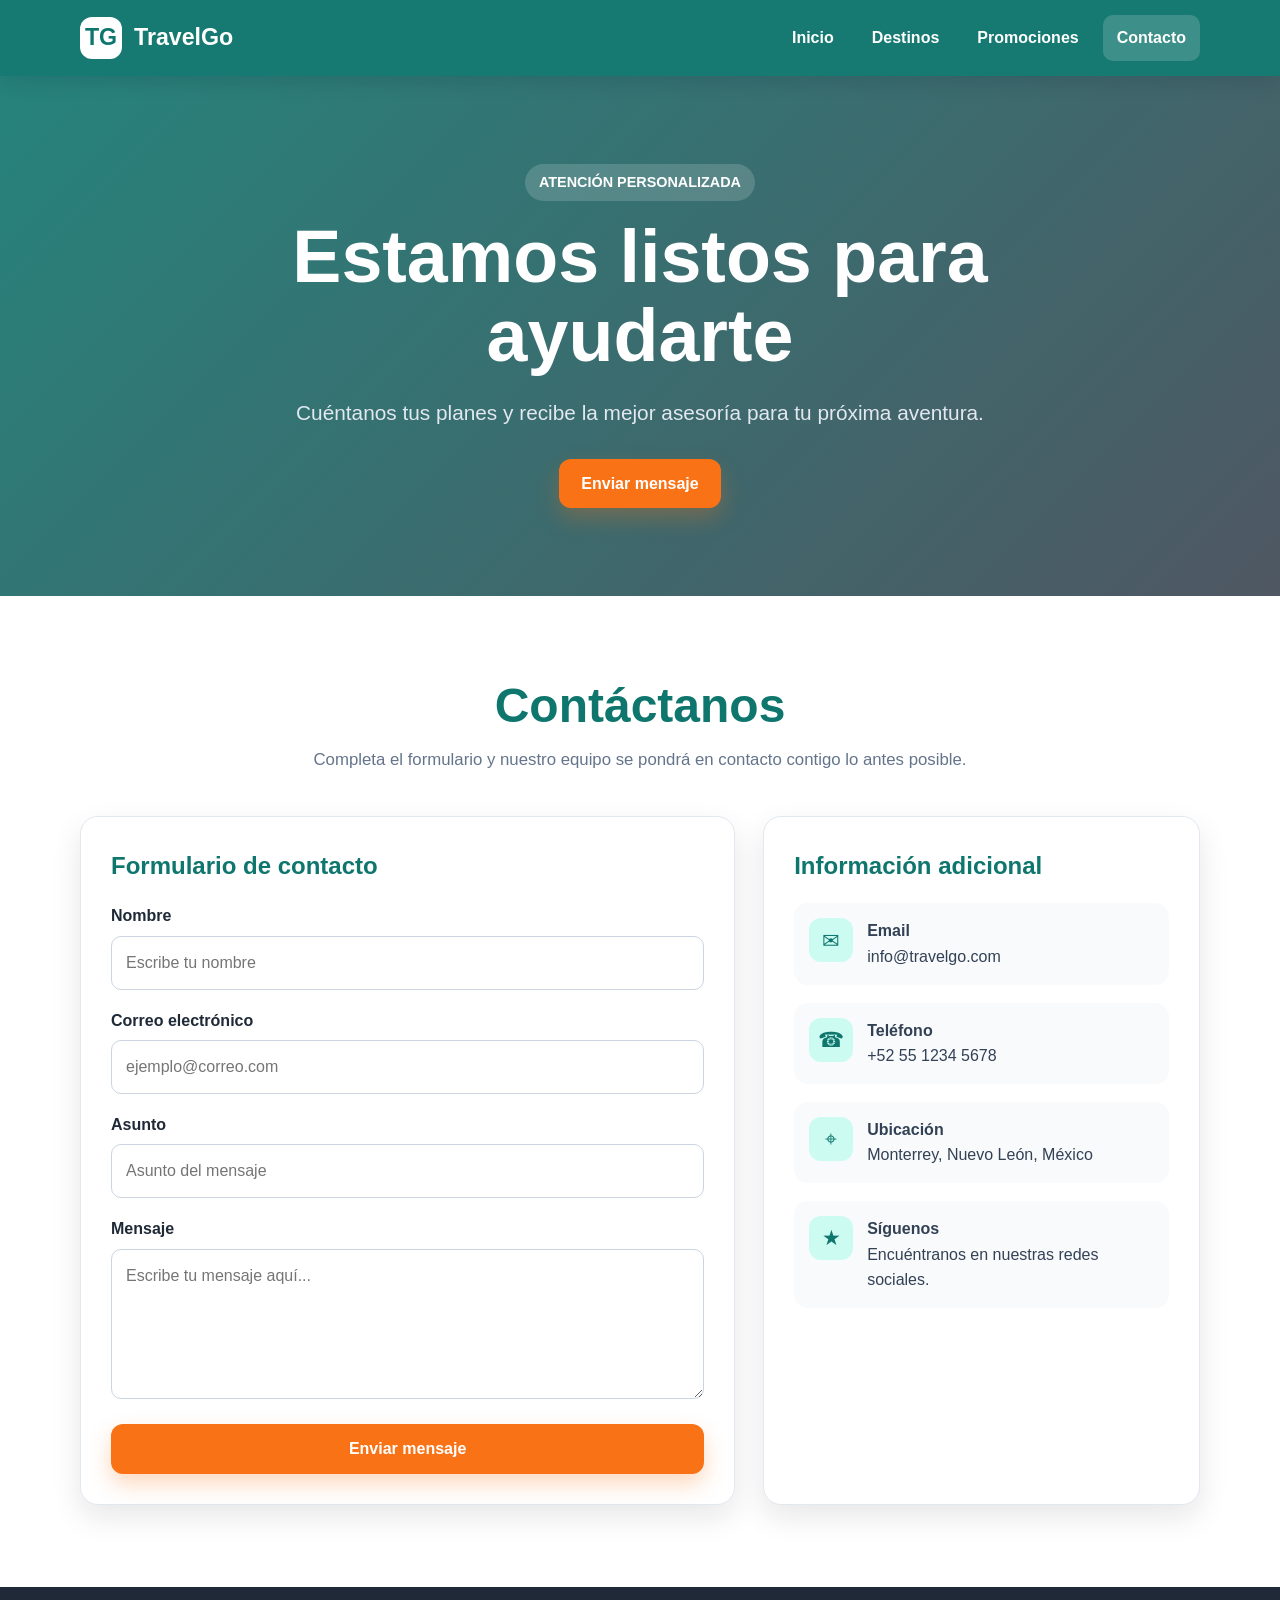
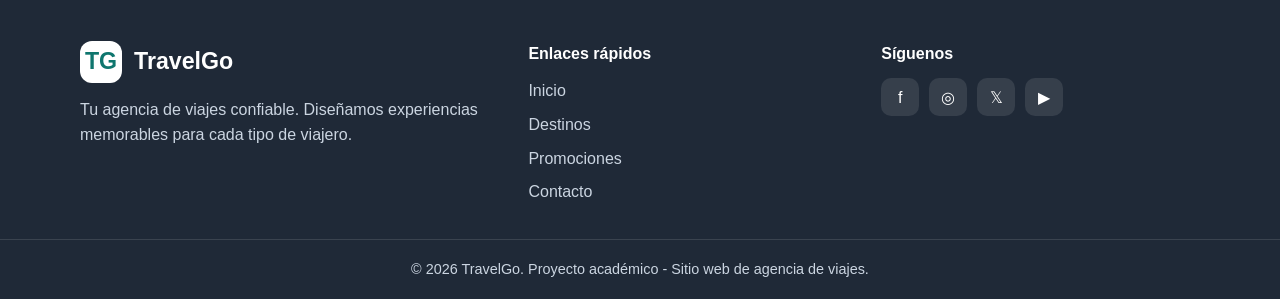
<file: contactos.html>
<!DOCTYPE html>
<html lang="es">
<head>
  <meta charset="UTF-8">
  <meta name="viewport" content="width=device-width, initial-scale=1.0">
  <meta name="description" content="Formulario y datos de contacto de TravelGo.">
  <title>Contacto | TravelGo</title>
  <link rel="stylesheet" href="styles.css">
</head>
<body data-page="contacto">
<header class="site-header">
  <div class="container navbar">
    <a class="logo" href="index.html"><span class="logo-mark">TG</span><span>TravelGo</span></a>
    <button class="nav-toggle" type="button" aria-label="Abrir menú" aria-expanded="false">☰</button>
    <ul class="nav-menu">
      <li><a data-page="inicio" href="index.html">Inicio</a></li>
      <li><a data-page="destinos" href="destinos.html">Destinos</a></li>
      <li><a data-page="promociones" href="ofertas.html">Promociones</a></li>
      <li><a data-page="contacto" href="contactos.html">Contacto</a></li>
    </ul>
  </div>
</header>
<main>
  <section class="hero" style="background-image:url('https://images.unsplash.com/photo-1526778548025-fa2f459cd5c1?auto=format&fit=crop&w=1800&q=85')">
    <div class="hero-content"><span class="eyebrow">Atención personalizada</span><h1>Estamos listos para ayudarte</h1><p>Cuéntanos tus planes y recibe la mejor asesoría para tu próxima aventura.</p><a class="btn" href="#contacto">Enviar mensaje</a></div>
  </section>
  <section class="section alt" id="contacto">
    <div class="container">
      <div class="section-heading"><h2>Contáctanos</h2><p>Completa el formulario y nuestro equipo se pondrá en contacto contigo lo antes posible.</p></div>
      <div class="contact-grid">
        <section class="panel">
          <h2>Formulario de contacto</h2>
          <form id="contactForm" novalidate>
            <div class="form-group"><label for="nombre">Nombre</label><input class="form-control" id="nombre" name="nombre" type="text" placeholder="Escribe tu nombre" required></div>
            <div class="form-group"><label for="correo">Correo electrónico</label><input class="form-control" id="correo" name="correo" type="email" placeholder="ejemplo@correo.com" required></div>
            <div class="form-group"><label for="asunto">Asunto</label><input class="form-control" id="asunto" name="asunto" type="text" placeholder="Asunto del mensaje" required></div>
            <div class="form-group"><label for="mensaje">Mensaje</label><textarea class="form-control" id="mensaje" name="mensaje" placeholder="Escribe tu mensaje aquí..." required></textarea></div>
            <button class="btn" type="submit" style="width:100%">Enviar mensaje</button>
            <div class="notice" id="formNotice" role="status">Mensaje enviado correctamente. Nos pondremos en contacto contigo pronto.</div>
          </form>
        </section>
        <aside class="panel">
          <h2>Información adicional</h2>
          <div class="info-list">
            <div class="info-item"><div class="info-icon">✉</div><div><strong>Email</strong><br><a href="mailto:info@travelgo.com">info@travelgo.com</a></div></div>
            <div class="info-item"><div class="info-icon">☎</div><div><strong>Teléfono</strong><br><a href="tel:+525512345678">+52 55 1234 5678</a></div></div>
            <div class="info-item"><div class="info-icon">⌖</div><div><strong>Ubicación</strong><br>Monterrey, Nuevo León, México</div></div>
            <div class="info-item"><div class="info-icon">★</div><div><strong>Síguenos</strong><br>Encuéntranos en nuestras redes sociales.</div></div>
          </div>
        </aside>
      </div>
    </div>
  </section>
</main>
<footer class="site-footer">
  <div class="container footer-grid">
    <div><div class="logo" style="margin-bottom:14px"><span class="logo-mark">TG</span><span>TravelGo</span></div><p>Tu agencia de viajes confiable. Diseñamos experiencias memorables para cada tipo de viajero.</p></div>
    <div><h4>Enlaces rápidos</h4><ul class="footer-links"><li><a href="index.html">Inicio</a></li><li><a href="destinos.html">Destinos</a></li><li><a href="ofertas.html">Promociones</a></li><li><a href="contactos.html">Contacto</a></li></ul></div>
    <div><h4>Síguenos</h4><div class="socials"><a href="#">f</a><a href="#">◎</a><a href="#">𝕏</a><a href="#">▶</a></div></div>
  </div>
  <div class="footer-bottom"><div class="container">© 2026 TravelGo. Proyecto académico - Sitio web de agencia de viajes.</div></div>
</footer>
<script src="app.js"></script>
<script>
const contactForm=document.getElementById('contactForm');
const formNotice=document.getElementById('formNotice');
contactForm.addEventListener('submit',event=>{
  event.preventDefault();
  if(!contactForm.checkValidity()){contactForm.reportValidity();return;}
  formNotice.style.display='block';
  contactForm.reset();
});
</script>
</body>
</html>
</file>
<file: styles.css>
:root{--primary:#0f766e;--primary-dark:#115e59;--accent:#f97316;--accent-dark:#ea580c;--dark:#1f2937;--text:#334155;--muted:#64748b;--soft:#f8fafc;--white:#fff;--border:#e2e8f0;--shadow:0 12px 30px rgba(15,23,42,.10);--radius:18px}
*{box-sizing:border-box;margin:0;padding:0}html{scroll-behavior:smooth}body{min-height:100vh;display:flex;flex-direction:column;font-family:Arial,Helvetica,sans-serif;color:var(--text);background:var(--soft);line-height:1.6}img{max-width:100%;display:block}a{text-decoration:none;color:inherit}button,input,textarea{font:inherit}.container{width:min(1120px,92%);margin:auto}
.site-header{position:sticky;top:0;z-index:1000;background:rgba(15,118,110,.97);box-shadow:0 6px 18px rgba(15,23,42,.12)}.navbar{min-height:76px;display:flex;align-items:center;justify-content:space-between;gap:24px}.logo{display:flex;align-items:center;gap:12px;color:#fff;font-size:1.45rem;font-weight:800}.logo-mark{width:42px;height:42px;display:grid;place-items:center;border-radius:12px;background:#fff;color:var(--primary);font-weight:900}.nav-toggle{display:none;border:0;background:transparent;color:#fff;font-size:1.8rem;cursor:pointer}.nav-menu{display:flex;align-items:center;gap:10px;list-style:none}.nav-menu a{display:block;padding:10px 14px;color:#fff;border-radius:10px;font-weight:700;transition:.25s}.nav-menu a:hover,.nav-menu a.active{background:rgba(255,255,255,.17)}
.hero{min-height:520px;display:grid;place-items:center;color:#fff;text-align:center;background-position:center;background-size:cover;isolation:isolate;position:relative}.hero:before{content:"";position:absolute;inset:0;z-index:-1;background:linear-gradient(135deg,rgba(15,118,110,.9),rgba(31,41,55,.78))}.hero-content{max-width:820px;padding:86px 20px}.eyebrow{display:inline-block;margin-bottom:16px;padding:7px 14px;border-radius:999px;background:rgba(255,255,255,.16);font-size:.9rem;font-weight:800;text-transform:uppercase}.hero h1{font-size:clamp(2.5rem,6vw,4.6rem);line-height:1.08;margin-bottom:20px}.hero p{max-width:700px;margin:0 auto 30px;font-size:clamp(1rem,2.2vw,1.3rem);color:#e2e8f0}.btn{display:inline-flex;align-items:center;justify-content:center;min-height:48px;padding:12px 22px;border:0;border-radius:12px;background:var(--accent);color:#fff;font-weight:800;cursor:pointer;box-shadow:0 10px 22px rgba(249,115,22,.28);transition:.25s}.btn:hover{transform:translateY(-2px);background:var(--accent-dark)}.btn-outline{background:transparent;color:var(--primary);border:2px solid var(--primary);box-shadow:none}.btn-outline:hover{background:var(--primary);color:#fff}
.section{padding:82px 0}.section.alt{background:#fff}.section-heading{max-width:760px;margin:0 auto 42px;text-align:center}.section-heading h2,.split h2{color:var(--primary);font-size:clamp(2rem,4vw,3rem);line-height:1.15;margin-bottom:14px}.section-heading p,.split p{color:var(--muted);font-size:1.05rem}.split{display:grid;grid-template-columns:1fr 1.1fr;gap:48px;align-items:center}.split img{width:100%;min-height:330px;object-fit:cover;border-radius:var(--radius);box-shadow:var(--shadow)}.split p{margin-bottom:16px}.grid-3{display:grid;grid-template-columns:repeat(3,1fr);gap:24px}.card{background:#fff;border:1px solid var(--border);border-radius:var(--radius);box-shadow:var(--shadow);overflow:hidden;transition:.25s}.card:hover{transform:translateY(-6px)}.card-image{width:100%;height:220px;object-fit:cover}.card-body{padding:24px}.card h3{color:var(--primary);font-size:1.35rem;line-height:1.25;margin-bottom:10px}.card p{color:var(--muted)}.card .btn{width:100%;margin-top:18px}.icon-card{padding:32px 26px;text-align:center}.icon-circle{width:72px;height:72px;display:grid;place-items:center;margin:0 auto 18px;border-radius:50%;background:#ccfbf1;color:var(--primary);font-size:2rem}.price{margin-top:14px;color:var(--dark)!important;font-size:1.15rem;font-weight:900}.old-price{margin-right:8px;color:#94a3b8;text-decoration:line-through;font-size:.95rem}.card-media{position:relative}.discount{position:absolute;top:14px;right:14px;padding:7px 10px;border-radius:999px;background:var(--accent);color:#fff;font-size:.85rem;font-weight:900}.filters{display:flex;flex-wrap:wrap;justify-content:center;gap:12px;margin-bottom:38px}.filter-btn{padding:10px 18px;border:1px solid var(--border);border-radius:999px;background:#fff;color:var(--text);font-weight:800;cursor:pointer}.filter-btn:hover,.filter-btn.active{background:var(--primary);color:#fff;border-color:var(--primary)}
.contact-grid{display:grid;grid-template-columns:1.2fr .8fr;gap:28px}.panel{background:#fff;border:1px solid var(--border);border-radius:var(--radius);padding:30px;box-shadow:var(--shadow)}.panel h2{color:var(--primary);margin-bottom:18px}.form-group{margin-bottom:18px}.form-group label{display:block;margin-bottom:7px;font-weight:800;color:var(--dark)}.form-control{width:100%;padding:13px 14px;border:1px solid #cbd5e1;border-radius:10px;outline:none}.form-control:focus{border-color:var(--primary);box-shadow:0 0 0 4px rgba(15,118,110,.12)}textarea.form-control{min-height:150px;resize:vertical}.info-list{display:grid;gap:18px}.info-item{display:flex;gap:14px;align-items:flex-start;padding:15px;border-radius:14px;background:#f8fafc}.info-icon{flex:0 0 44px;width:44px;height:44px;display:grid;place-items:center;border-radius:12px;background:#ccfbf1;color:var(--primary);font-size:1.3rem}.notice{display:none;margin-top:16px;padding:12px 14px;border-radius:10px;background:#dcfce7;color:#166534;font-weight:700}.hidden{display:none!important}
.site-footer{margin-top:auto;background:var(--dark);color:#cbd5e1}.footer-grid{display:grid;grid-template-columns:1.3fr 1fr 1fr;gap:34px;padding:54px 0 34px}.site-footer h4{color:#fff;margin-bottom:12px}.footer-links{list-style:none;display:grid;gap:8px}.footer-links a:hover{color:#fff}.socials{display:flex;gap:10px}.socials a{width:38px;height:38px;display:grid;place-items:center;border-radius:10px;background:rgba(255,255,255,.1);color:#fff}.footer-bottom{border-top:1px solid rgba(255,255,255,.12);padding:18px 0;text-align:center;font-size:.9rem}
@media(max-width:900px){.grid-3{grid-template-columns:repeat(2,1fr)}.split,.contact-grid{grid-template-columns:1fr}.footer-grid{grid-template-columns:1fr 1fr}}
@media(max-width:720px){.nav-toggle{display:block}.nav-menu{position:absolute;left:4%;right:4%;top:72px;display:none;flex-direction:column;align-items:stretch;padding:14px;border-radius:14px;background:var(--primary-dark);box-shadow:var(--shadow)}.nav-menu.open{display:flex}.nav-menu a{text-align:center}.hero{min-height:470px}.grid-3{grid-template-columns:1fr}.section{padding:62px 0}.footer-grid{grid-template-columns:1fr}}
</file>
